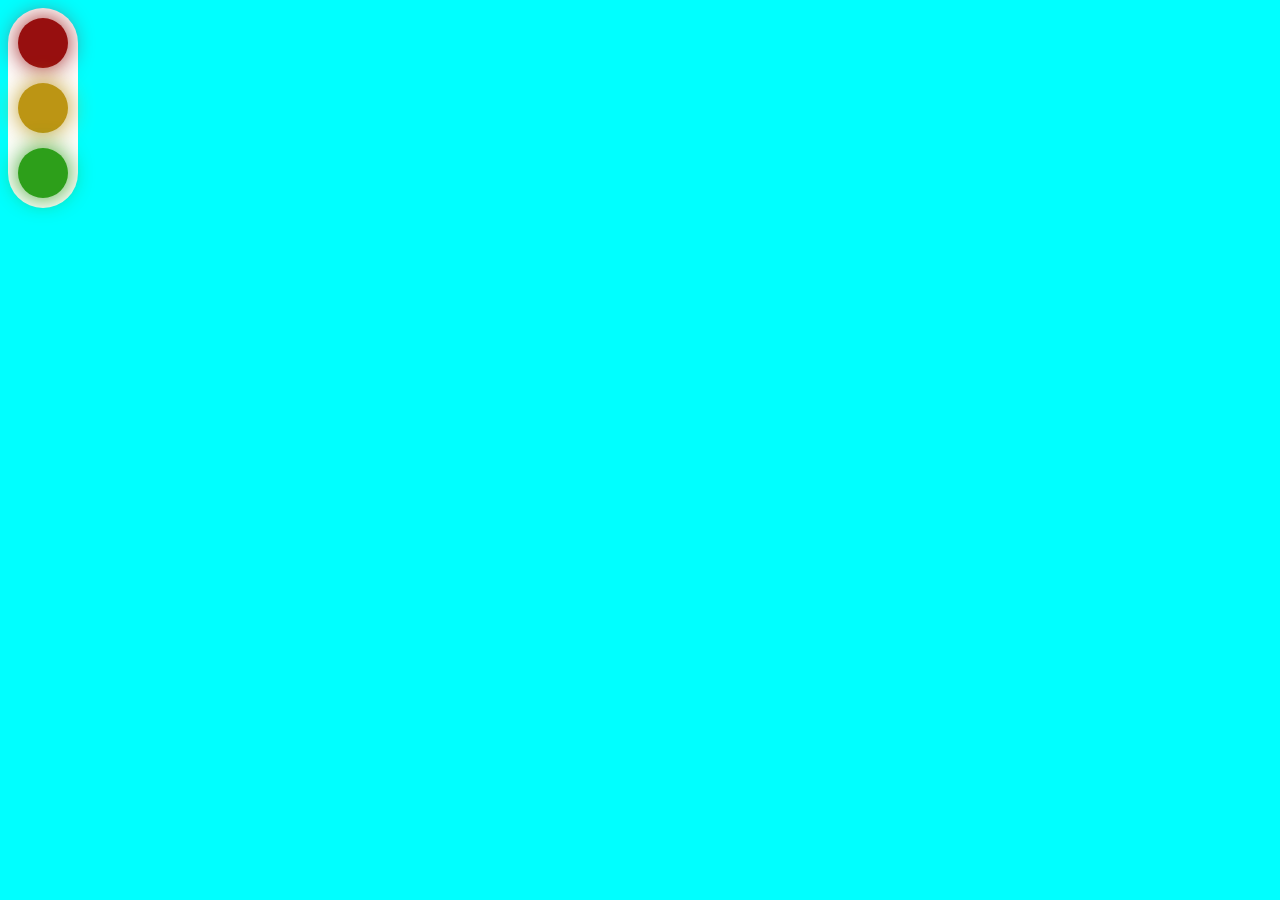
<file: index.html>
<!DOCTYPE html>
<html lang="en">
<head>
    <meta charset="UTF-8">
    <title>Title</title>
    <link rel="stylesheet" href="style.css">
</head>
<body>
<script src="./app.js"></script>
    <div class="container">
        <div class="light-red"></div>
        <div class="light-yellow"></div>
        <div class="light-green"></div>
    </div>
</body>
</html>
</file>
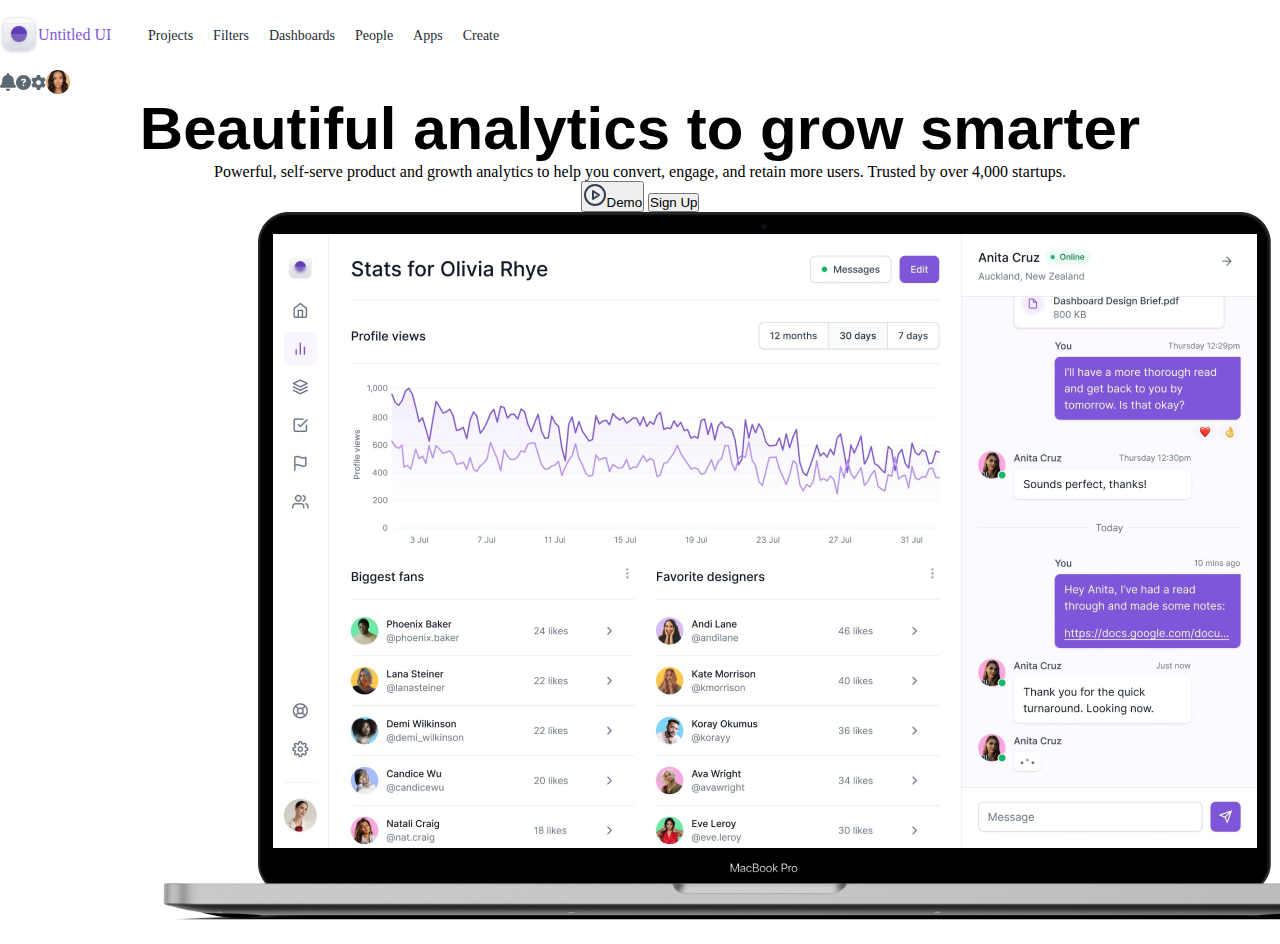
<file: dz2/index.html>
<!DOCTYPE html>
<html lang="en">
<head>
    <meta charset="UTF-8">
    <title>Title</title>
    <link rel="stylesheet" href="css/style.css">
</head>
<body>
     <div class="header">
        <div class="container">
            <div class="left">
                <img src="images/Logomark.svg" alt="">
                <span>Untitled UI</span>
                <nav>
                    <ul>
                        <li>
                            <a href="#">Projects</a>
                        </li>
                        <li>
                            <a href="#">Filters</a>
                        </li>
                        <li>
                            <a href="#">Dashboards</a>
                        </li>
                        <li>
                            <a href="#">People</a>
                        </li>
                        <li>
                            <a href="#">Apps</a>
                        </li>
                        <li>
                            <a href="#">Create</a>
                        </li>
                    </ul>
                </nav>
            </div>
            <div class="right">
                <img src="images/Frame.svg" alt="" class="frame">
                <img src="images/question.svg" alt="" class="question">
                <img src="images/settings.svg" alt="" class="settings">
                <img src="images/avatar.svg" alt="" class="avatar">
                <img src="images/burger.svg" alt="" class="burger">
            </div>
        </div>
    </div>
    <main>
        <h3>Beautiful analytics to grow smarter</h3>
        <p>Powerful, self-serve product and growth analytics to help you convert, engage, and retain more users. Trusted by over 4,000 startups.</p>
            <button class="btn1"><img src="images/play-circle.svg" alt="play-circle">Demo</button>
            <button class="btn2">Sign Up</button>
        <div class="main-desktop">
            <img src="images/macbook.png" alt="macbook">
        </div>
    </main>
</body>
</html>
</file>
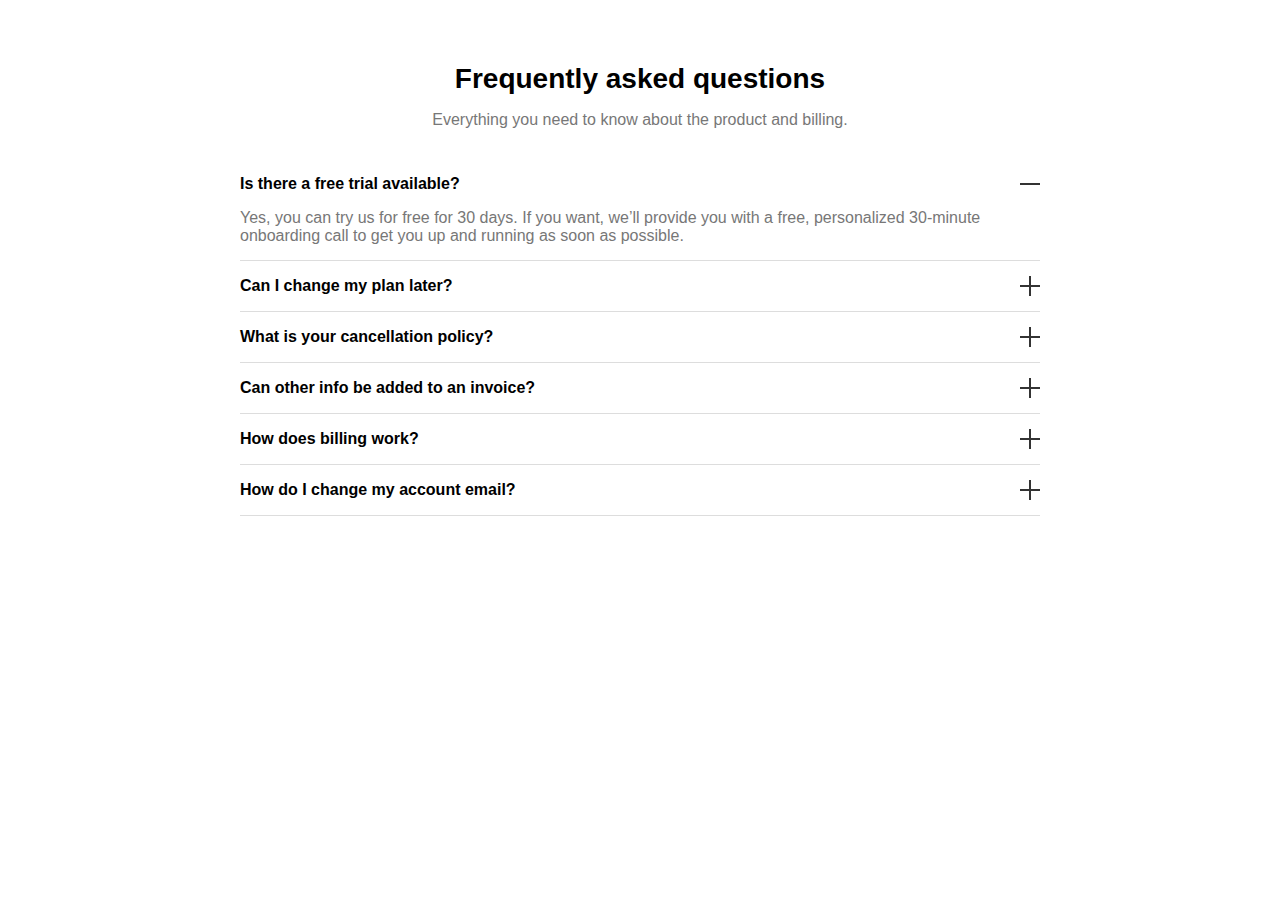
<file: dz3/index.html>
<!DOCTYPE html>
<html lang="en">
<head>
    <meta charset="UTF-8">
    <title>Title</title>
    <link rel="stylesheet" href="css/style.css">
</head>
<body>
<section class="faq">
    <h2>Frequently asked questions</h2>
    <p class="subtitle">Everything you need to know about the product and billing.</p>
    <div class="faq-item">
        <input type="radio" name="faq" id="q1" checked>
        <label for="q1" class="faq-title">
            Is there a free trial available?
            <span class="icon"></span>
        </label>
        <div class="faq-content">
            Yes, you can try us for free for 30 days. If you want, we’ll provide you with a free,
            personalized 30-minute onboarding call to get you up and running as soon as possible.
        </div>
    </div>
    <div class="faq-item">
        <input type="radio" name="faq" id="q2">
        <label for="q2" class="faq-title">
            Can I change my plan later?
            <span class="icon"></span>
        </label>
        <div class="faq-content">
            Yes, you can upgrade or downgrade your plan at any time from your account settings.
        </div>
    </div>

    <div class="faq-item">
        <input type="radio" name="faq" id="q3">
        <label for="q3" class="faq-title">
            What is your cancellation policy?
            <span class="icon"></span>
        </label>
        <div class="faq-content">
            You can cancel your subscription at any time, and it will remain active until the end of the billing period.
        </div>
    </div>
    <div class="faq-item">
        <input type="radio" name="faq" id="q4">
        <label for="q4" class="faq-title">
            Can other info be added to an invoice?
            <span class="icon"></span>
        </label>
        <div class="faq-content">
            Yes, you can add additional information like your company name and tax number.
        </div>
    </div>
    <div class="faq-item">
        <input type="radio" name="faq" id="q5">
        <label for="q5" class="faq-title">
            How does billing work?
            <span class="icon"></span>
        </label>
        <div class="faq-content">
            Billing is handled monthly or annually depending on your subscription plan.
        </div>
    </div>
    <div class="faq-item">
        <input type="radio" name="faq" id="q6">
        <label for="q6" class="faq-title">
            How do I change my account email?
            <span class="icon"></span>
        </label>
        <div class="faq-content">
            Go to your account settings and update your email address.
        </div>
    </div>
</section>
</body>
</html>
</file>
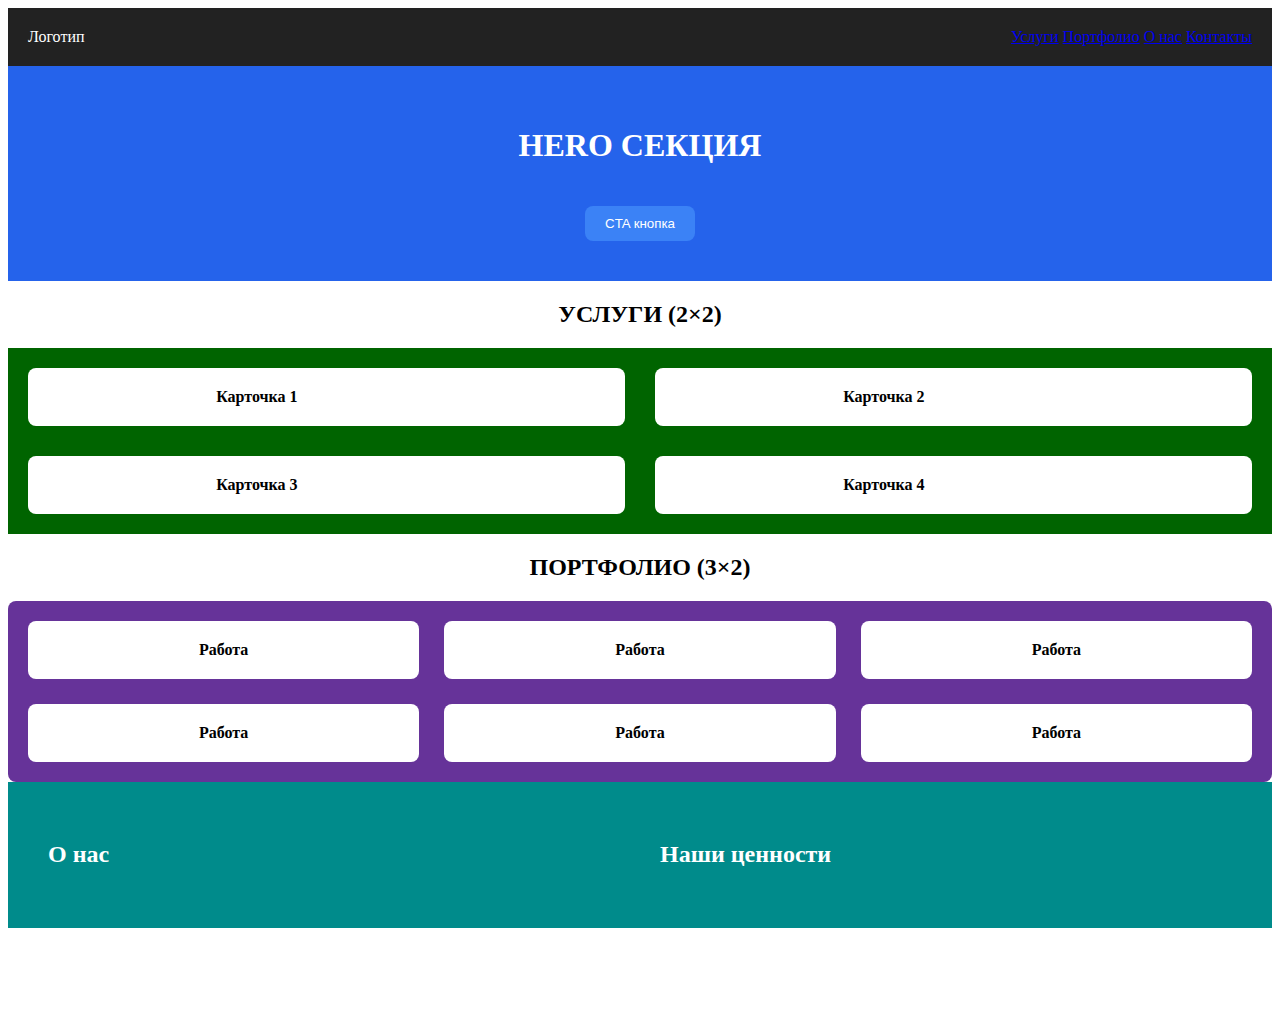
<file: dz4/index.html>
<!DOCTYPE html>
<html lang="en">
<head>
    <meta charset="UTF-8">
    <title>Title</title>
    <link rel="stylesheet" href="css/style.css">
</head>
<body>
<div class="main-layout">
    <header class="header">
        <div class="logo">Логотип</div>
        <nav class="menu">
            <a href="#">Услуги</a>
            <a href="#">Портфолио</a>
            <a href="#">О нас</a>
            <a href="#">Контакты</a>
        </nav>
    </header>
    <section class="hero">
        <h1>HERO СЕКЦИЯ</h1>
        <button>CTA кнопка</button>
    </section>
    <section class="services">
        <h2>УСЛУГИ (2×2)</h2>
        <div class="services-grid">
            <div class="card">Карточка 1</div>
            <div class="card">Карточка 2</div>
            <div class="card">Карточка 3</div>
            <div class="card">Карточка 4</div>
        </div>
    </section>
    <section class="portfolio">
        <h2>ПОРТФОЛИО (3×2)</h2>
        <div class="portfolio-grid">
            <div class="work">Работа</div>
            <div class="work">Работа</div>
            <div class="work">Работа</div>
            <div class="work">Работа</div>
            <div class="work">Работа</div>
            <div class="work">Работа</div>
        </div>
    </section>
    <section class="about-section">
        <div>
            <h2>О нас</h2>
        </div>
        <div>
            <h2>Наши ценности</h2>
        </div>
    </section>
    <footer class="footer">
    <p>@ 2025 все права защищены</p>
    </footer>
</div>
</body>
</html>
</file>
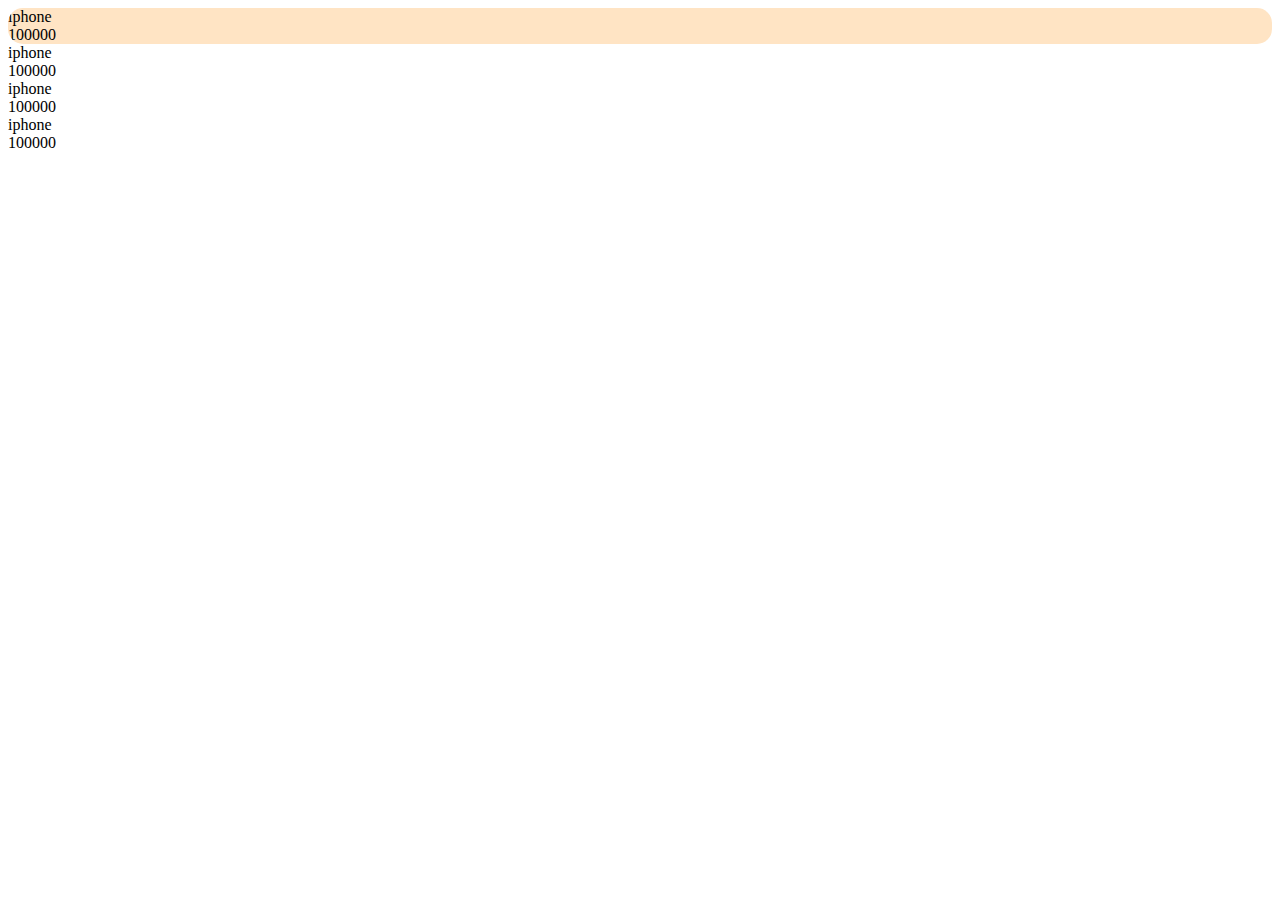
<file: lesson4/index.html>
<!DOCTYPE html>
<html lang="en">
<head>
    <meta charset="UTF-8">
    <title>Title</title>
    <link rel="stylesheet" href="css/style.css">
</head>
<body>
    <div class="primer3">
        <div class="card">
            <div class="img">
                <div class="info">
                    <div class="title">iphone</div>
                    <div class="price">100000</div>
                </div>
            </div>
        </div>
    </div>
    <div class="card">
            <div class="img">
                <div class="info">
                    <div class="title">iphone</div>
                    <div class="price">100000</div>
                </div>
            </div>
        </div>
    <div class="card">
            <div class="img">
                <div class="info">
                    <div class="title">iphone</div>
                    <div class="price">100000</div>
                </div>
            </div>
        </div>
    <div class="card">
            <div class="img">
                <div class="info">
                    <div class="title">iphone</div>
                    <div class="price">100000</div>
                </div>
            </div>
        </div>
</body>
</html>
</file>
<file: style.css>
* {
  -webkit-box-sizing: border-box;
          box-sizing: border-box;
}

body {
  background-color: aqua;
}

.container {
  background-color: white;
  height: 200px;
  width: 70px;
  display: -webkit-box;
  display: -ms-flexbox;
  display: flex;
  -webkit-box-pack: justify;
      -ms-flex-pack: justify;
          justify-content: space-between;
  -webkit-box-align: center;
      -ms-flex-align: center;
          align-items: center;
  -webkit-box-orient: vertical;
  -webkit-box-direction: normal;
      -ms-flex-direction: column;
          flex-direction: column;
  border-radius: 50px;
  padding: 10px 0;
}

.light-red {
  background-color: rgb(151, 15, 15);
  width: 50px;
  height: 50px;
  -webkit-box-shadow: 0 0 25px #970f0f;
          box-shadow: 0 0 25px #970f0f;
  border-radius: 50%;
  cursor: pointer;
}

.light-yellow {
  background-color: rgb(188, 149, 20);
  -webkit-box-shadow: 0 0 25px #bc9514;
          box-shadow: 0 0 25px #bc9514;
  width: 50px;
  height: 50px;
  border-radius: 50%;
  cursor: pointer;
}

.light-green {
  background-color: rgb(45, 159, 26);
  -webkit-box-shadow: 0 0 25px #2d9f1a;
          box-shadow: 0 0 25px #2d9f1a;
  width: 50px;
  height: 50px;
  border-radius: 50%;
  cursor: pointer;
}
</file>
<file: dz2/css/style.css>
* {
  -webkit-box-sizing: border-box;
          box-sizing: border-box;
  margin: 0;
  padding: 0;
}

a {
  text-decoration: none;
  color: #252C32;
  font-size: 14px;
  font-weight: 400;
  width: 54px;
}

ul {
  display: -webkit-box;
  display: -ms-flexbox;
  display: flex;
  -webkit-box-align: center;
      -ms-flex-align: center;
          align-items: center;
}

li {
  list-style: none;
  padding: 4px 10px;
}

.header {
  display: -webkit-box;
  display: -ms-flexbox;
  display: flex;
  -webkit-box-pack: justify;
      -ms-flex-pack: justify;
          justify-content: space-between;
  margin-inline: auto;
  max-width: 1920px;
}
.header span {
  color: #7f56d9;
  width: 100px;
}
.header .left, .header .right {
  margin-top: 16px;
  display: -webkit-box;
  display: -ms-flexbox;
  display: flex;
  -webkit-box-align: center;
      -ms-flex-align: center;
          align-items: center;
}
.header .left .left, .header .right .left {
  gap: 18px;
}
.header .left .left .right, .header .right .left .right {
  gap: 0;
}

.burger {
  display: none;
}

@media screen and (max-width: 1920px) {
  .settings {
    display: block;
  }
}
@media screen and (max-width: 960px) {
  nav {
    display: none;
  }
  .burger {
    display: block;
  }
}
@media screen and (max-width: 760px) {
  .question, .settings {
    display: none;
  }
}
@media screen and (max-width: 480px) {
  .frame {
    display: none;
  }
  .frame .settings {
    display: none;
  }
  .frame .settings .question {
    display: none;
  }
}
main {
  text-align: center;
}
main h3 {
  font-size: 60px;
  font-weight: 600;
  font-family: "Inter", sans-serif;
}
main h3 p {
  font-size: 20px;
  font-family: "Inter", sans-serif;
  width: 768px;
}
main h3 p .btn1 {
  background-color: #fff;
  padding: 16px 28px;
  background-image: url("../images/play-circle.svg");
  border-radius: 8px;
}
main h3 p .btn1 .btn2 {
  color: #6941C6;
}
</file>
<file: dz3/css/style.css>
body {
  font-family: Arial, sans-serif;
  background: #fff;
  margin: 0;
  padding: 0;
}

.faq {
  max-width: 800px;
  margin: auto;
  padding: 40px 20px;
}
.faq h2 {
  font-size: 28px;
  text-align: center;
  margin-bottom: 10px;
}
.faq .subtitle {
  text-align: center;
  color: #777;
  margin-bottom: 30px;
}
.faq .faq-item {
  border-bottom: 1px solid #ddd;
}
.faq .faq-item input {
  display: none;
}
.faq .faq-item .faq-title {
  display: -webkit-box;
  display: -ms-flexbox;
  display: flex;
  -webkit-box-pack: justify;
      -ms-flex-pack: justify;
          justify-content: space-between;
  -webkit-box-align: center;
      -ms-flex-align: center;
          align-items: center;
  padding: 15px 0;
  font-weight: bold;
  cursor: pointer;
}
.faq .faq-item .faq-title .icon {
  width: 20px;
  height: 20px;
  position: relative;
}
.faq .faq-item .faq-title .icon::before, .faq .faq-item .faq-title .icon::after {
  content: "";
  position: absolute;
  background: #333;
  -webkit-transition: 0.3s;
  transition: 0.3s;
}
.faq .faq-item .faq-title .icon::before {
  top: 9px;
  left: 0;
  right: 0;
  height: 2px;
}
.faq .faq-item .faq-title .icon::after {
  left: 9px;
  top: 0;
  bottom: 0;
  width: 2px;
}
.faq .faq-item .faq-content {
  display: none;
  padding: 0 0 15px;
  color: #777;
}
.faq .faq-item input:checked + .faq-title .icon::after {
  -webkit-transform: scaleY(0);
          transform: scaleY(0);
}
.faq .faq-item input:checked ~ .faq-content {
  display: block;
}

@media (min-width: 1920px) {
  .faq {
    max-width: 900px;
  }
  .faq h2 {
    font-size: 32px;
  }
}
@media (max-width: 960px) and (min-width: 361px) {
  .faq {
    padding: 30px 15px;
  }
  .faq h2 {
    font-size: 26px;
  }
}
@media (max-width: 360px) {
  .faq {
    padding: 20px 10px;
  }
  .faq h2 {
    font-size: 22px;
  }
  .faq .faq-title {
    font-size: 14px;
  }
}
</file>
<file: dz4/css/style.css>
.main-layout {
  display: -ms-grid;
  display: grid;
      grid-template-areas: "header" "hero" "services" "portfolio" "about" "footer";
}

.header {
  display: -ms-grid;
  display: grid;
  -ms-grid-columns: 1fr auto;
  grid-template-columns: 1fr auto;
  -webkit-box-align: center;
      -ms-flex-align: center;
          align-items: center;
  padding: 20px;
  background-color: #222;
  color: #fff;
}

.hero {
  -ms-grid-row: 2;
  -ms-grid-column: 1;
  grid-area: hero;
  text-align: center;
  padding: 40px;
  background: #2563eb;
  color: #fff;
}
.hero button {
  margin-top: 20px;
  padding: 10px 20px;
  border: none;
  background: #3b82f6;
  color: #fff;
  border-radius: 8px;
  cursor: pointer;
}

.services {
  text-align: center;
}
.services .services-grid {
  display: -ms-grid;
  display: grid;
  -ms-grid-columns: 1fr 30px 1fr;
  grid-template-columns: repeat(2, 1fr);
  background-color: darkgreen;
  gap: 30px;
  padding: 20px;
}
.services .services-grid .card {
  font-weight: bold;
  display: -ms-grid;
  display: grid;
  -ms-grid-columns: 3fr 1fr;
  grid-template-columns: 3fr 1fr;
  background-color: #fff;
  padding: 20px;
  border-radius: 8px;
  text-align: center;
}

.portfolio {
  text-align: center;
}
.portfolio .portfolio-grid {
  display: -ms-grid;
  display: grid;
  -ms-grid-columns: 1fr 25px 1fr 25px 1fr;
  grid-template-columns: repeat(3, 1fr);
  font-weight: bold;
  text-align: center;
  background-color: rebeccapurple;
  border-radius: 8px;
  gap: 25px;
  padding: 20px;
}
.portfolio .portfolio-grid .work {
  background: #fff;
  padding: 20px;
  border-radius: 8px;
}

.about-section {
  display: -ms-grid;
  display: grid;
  background-color: darkcyan;
  color: white;
  font-weight: bold;
  -ms-grid-columns: 1fr 40px 1fr;
  grid-template-columns: 1fr 1fr;
  gap: 40px;
  padding: 40px;
}

.footer {
  color: #fff;
  text-align: center;
  padding: 20px;
}
</file>
<file: lesson4/css/style.css>
.primer2 {
  display: -ms-grid;
  display: grid;
  gap: 20px;
      grid-template-areas: "header" "header" "header" "header" "sidebar main main main" "footer footer footer footer";
}

@media screen and (max-width: 500px) {
  .primer2 {
        grid-template-areas: "header" "sidebar" "main" "footer";
  }
}
.header,
.main,
.sidebar,
.footer {
  padding: 20px;
  border-radius: 10px;
  text-align: center;
}

.header {
  background-color: aqua;
}

.sidebar {
  background-color: green;
}

.main {
  background-color: red;
}

.footer {
  background-color: blue;
}

.primer3 {
  display: -ms-grid;
  display: grid;
  gap: 25px;
}
.primer3 .card {
  background-color: bisque;
  border-radius: 15px;
  overflow: hidden;
  -webkit-transition: -webkit-transform 0.3s ease;
  transition: -webkit-transform 0.3s ease;
  transition: transform 0.3s ease;
  transition: transform 0.3s ease, -webkit-transform 0.3s ease;
}
.primer3 .card :hover {
  -webkit-transform: translateY(-10px);
          transform: translateY(-10px);
}
.primer3 .card :hover .img {
  height: 150px;
  background-color: aqua;
  display: -webkit-box;
  display: -ms-flexbox;
  display: flex;
  -webkit-box-align: center;
      -ms-flex-align: center;
          align-items: center;
  -webkit-box-pack: center;
      -ms-flex-pack: center;
          justify-content: center;
}
.primer3 .card :hover .img .info {
  padding: 20px;
  display: -webkit-box;
  display: -ms-flexbox;
  display: flex;
  -webkit-box-orient: vertical;
  -webkit-box-direction: normal;
      -ms-flex-direction: column;
          flex-direction: column;
  gap: 10px;
}
.primer3 .card :hover .img .info .title {
  font-weight: bold;
}
.primer3 .card :hover .img .info .title .price {
  color: red;
}
</file>
